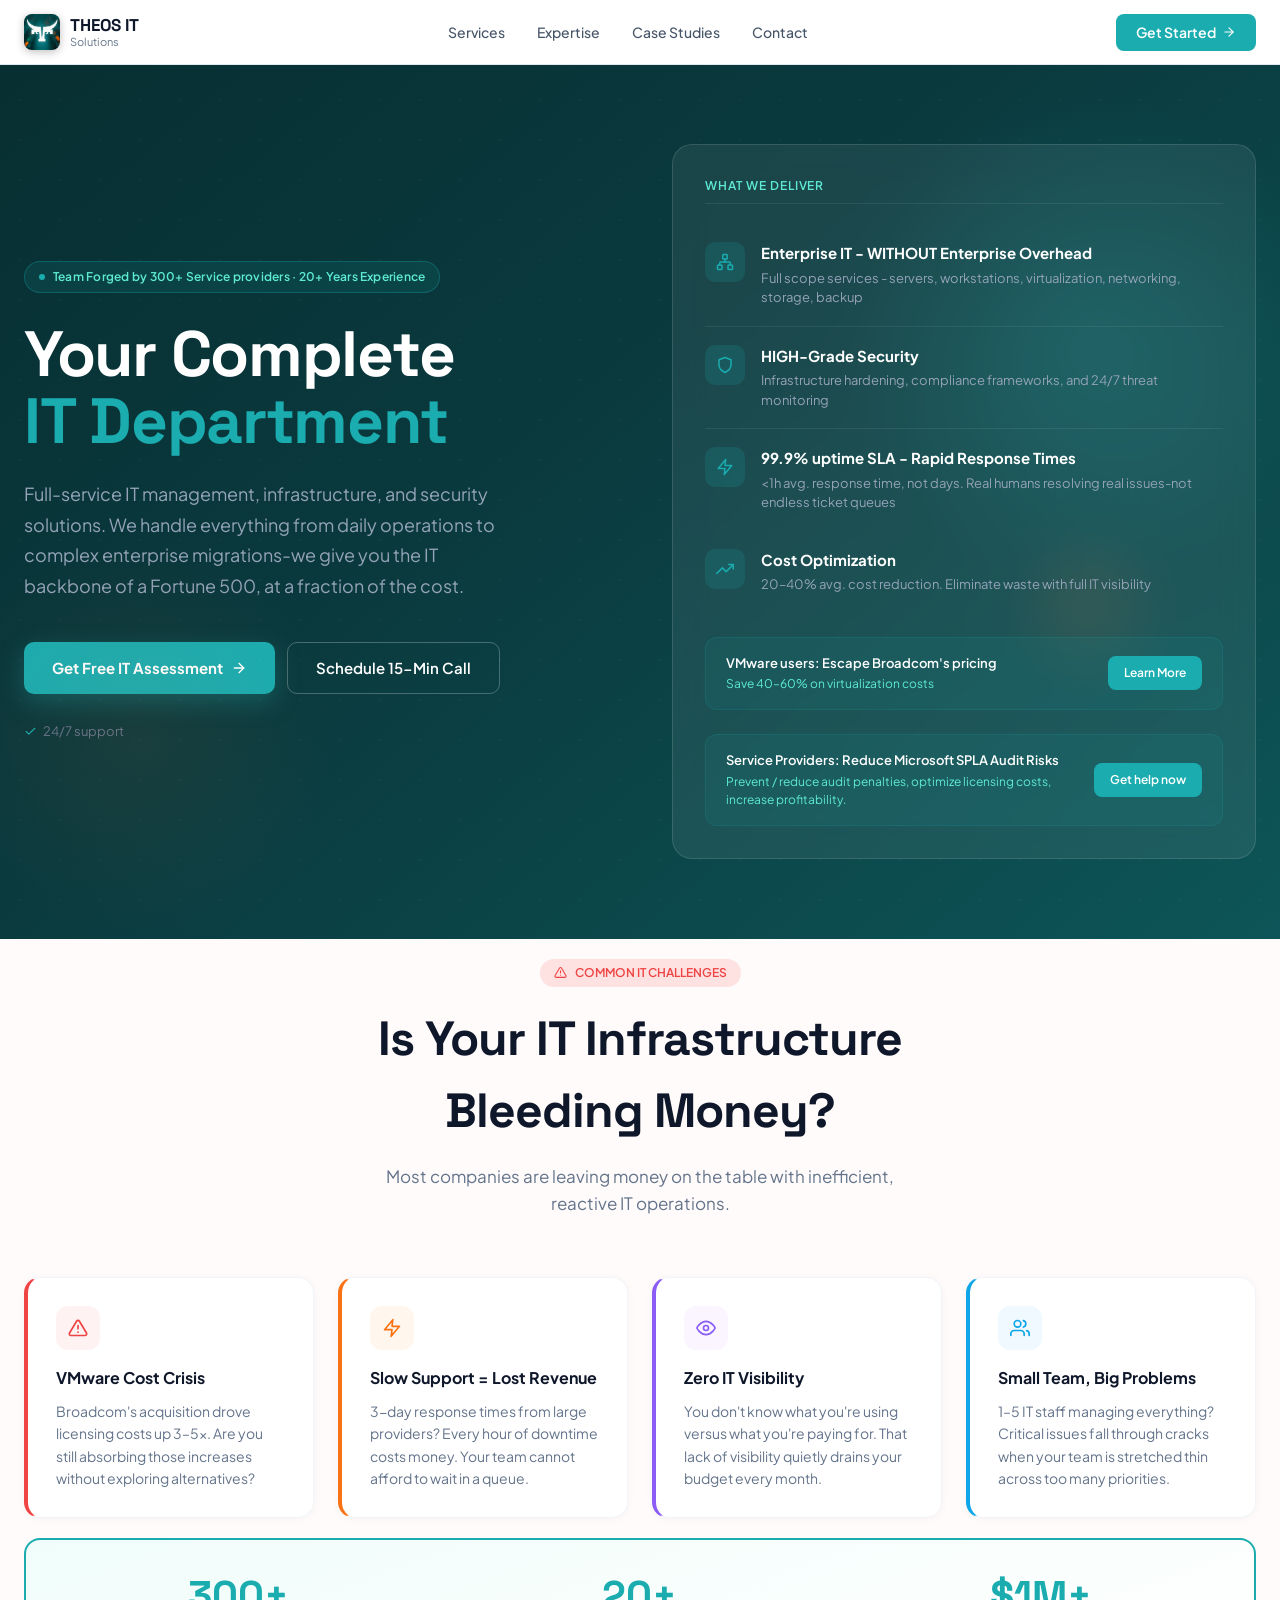
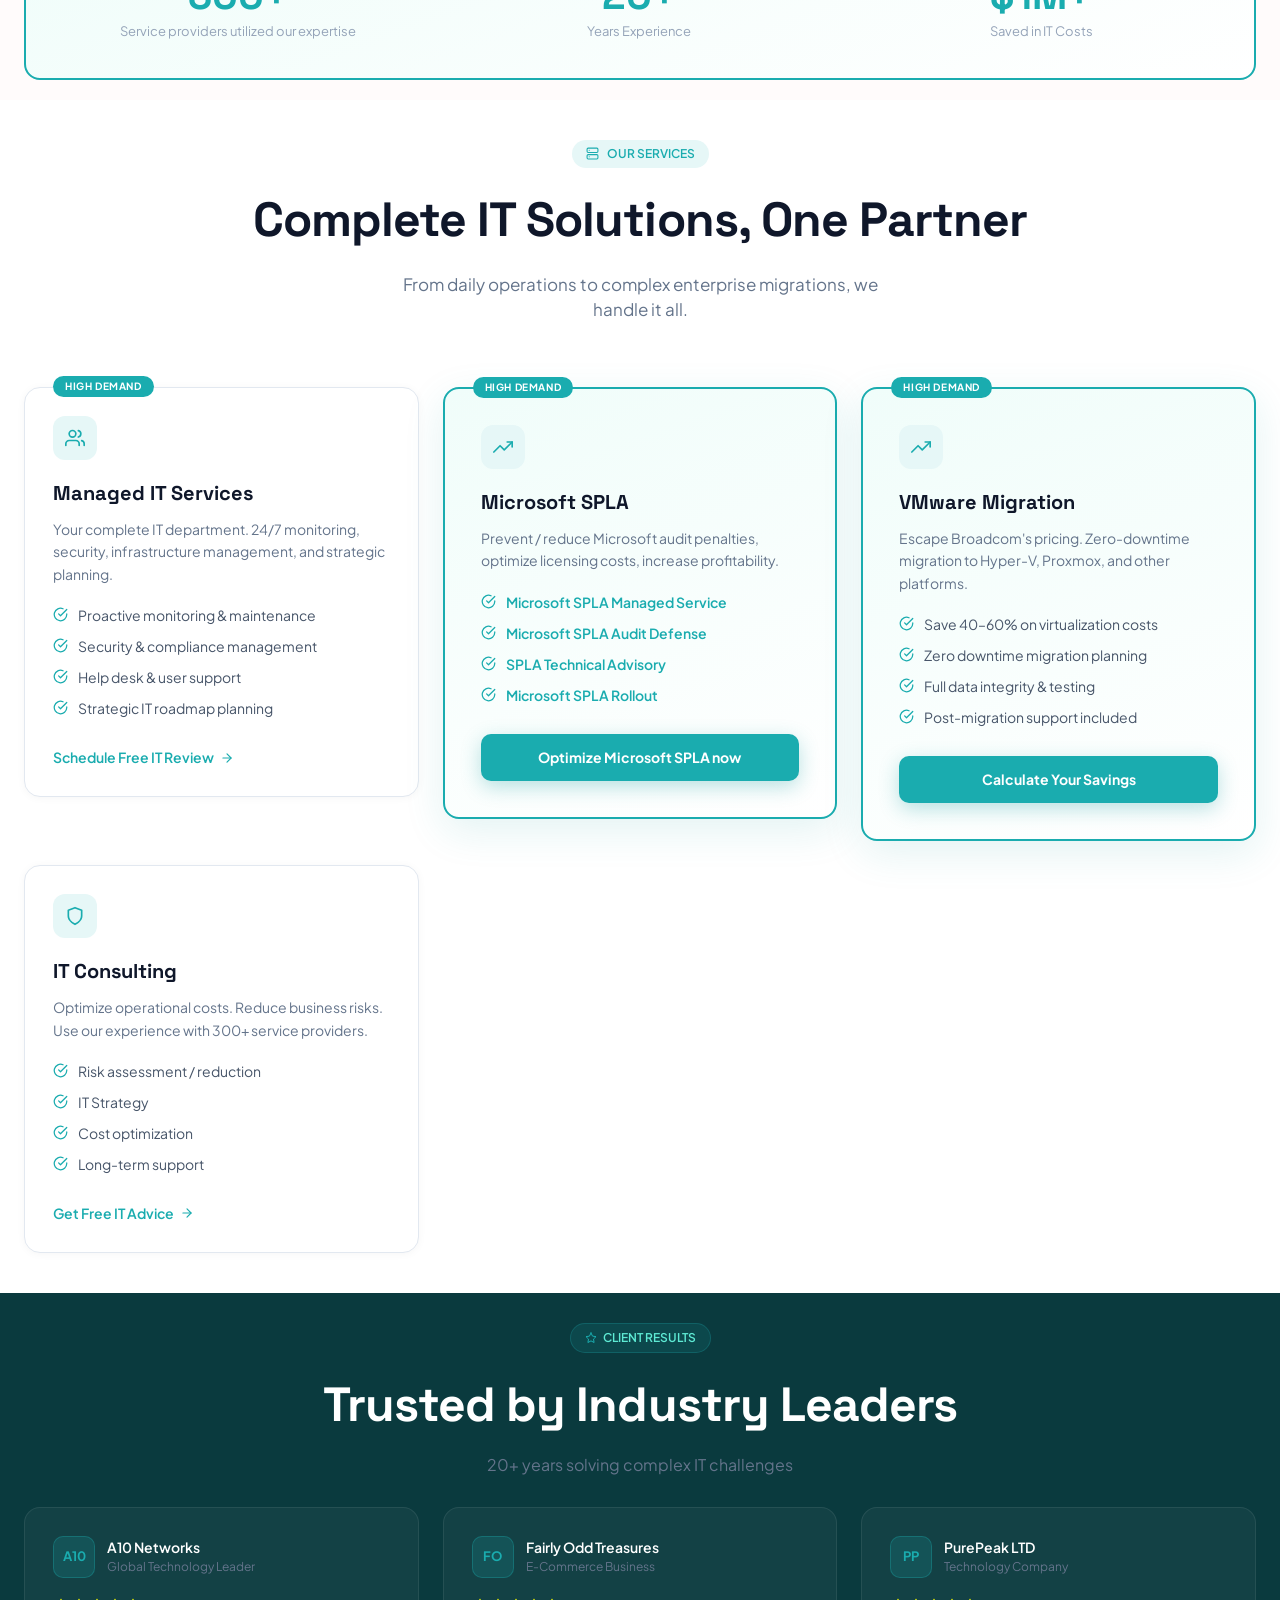
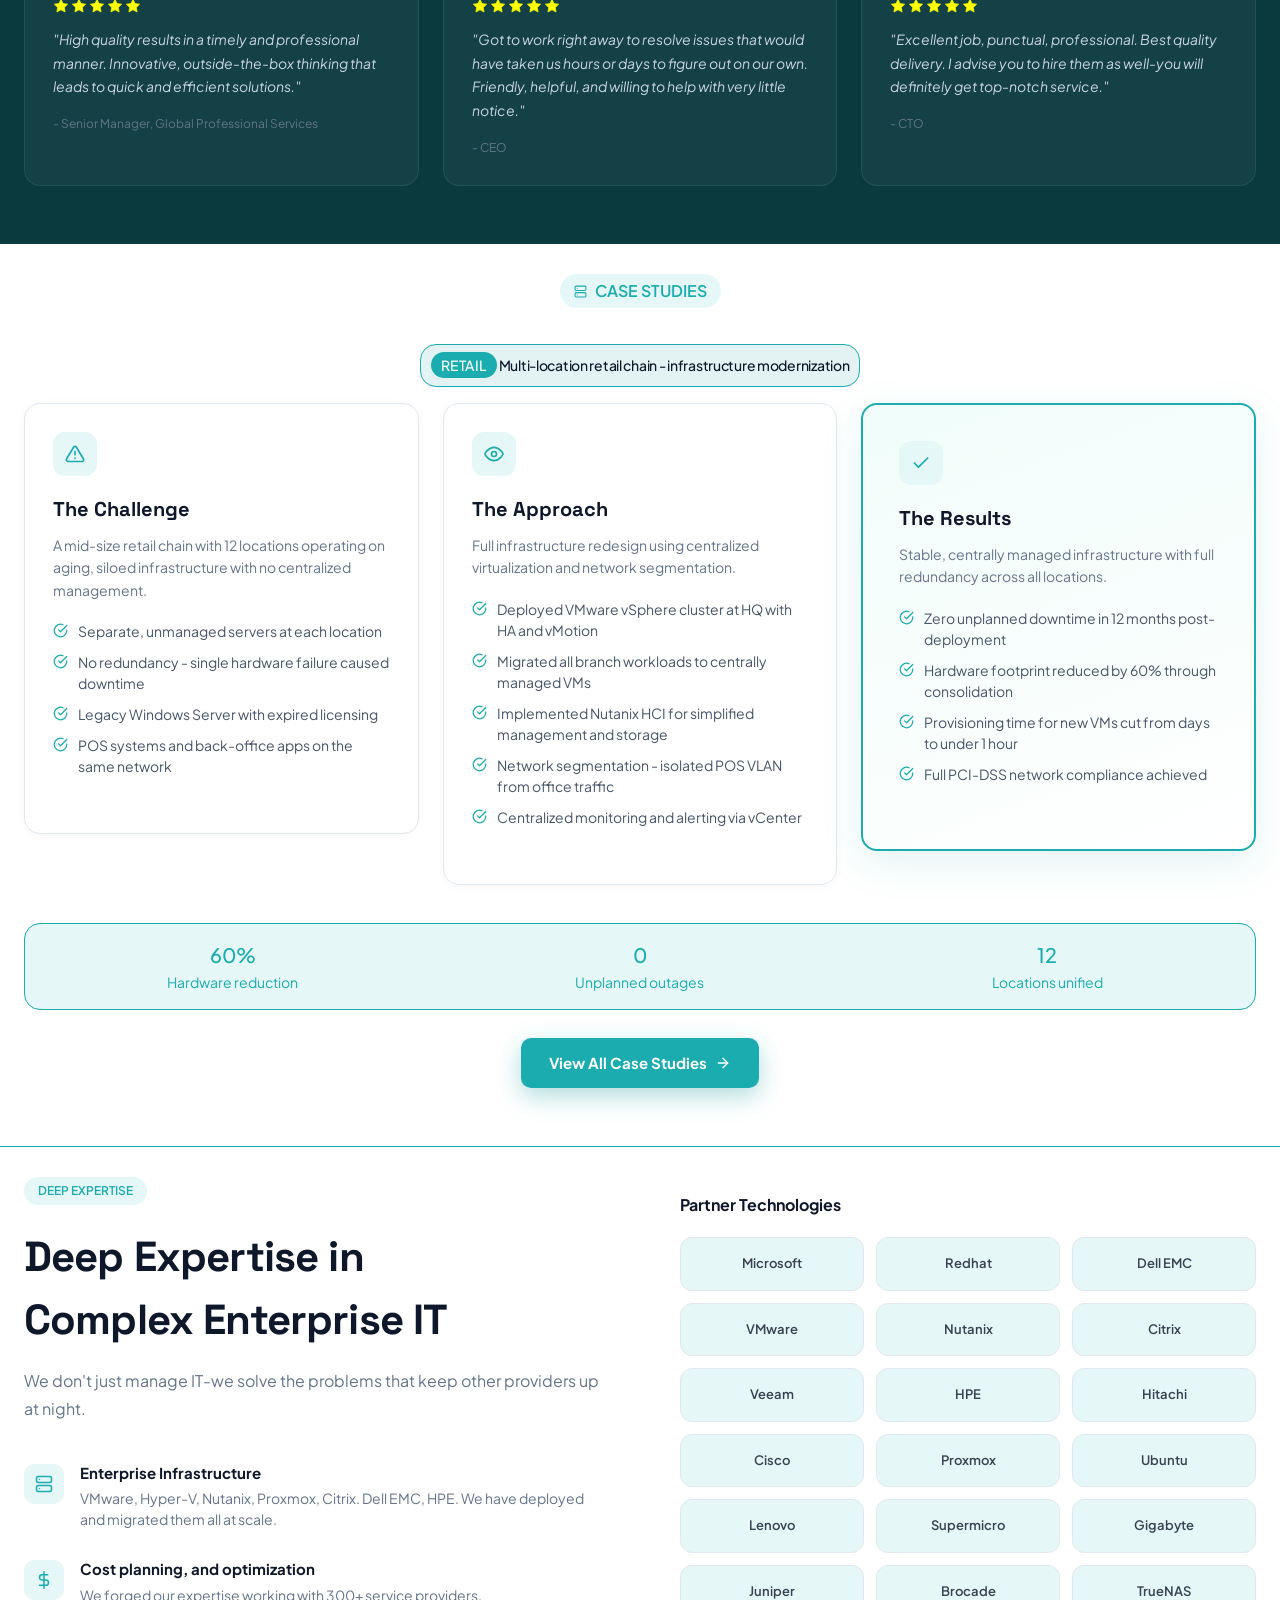
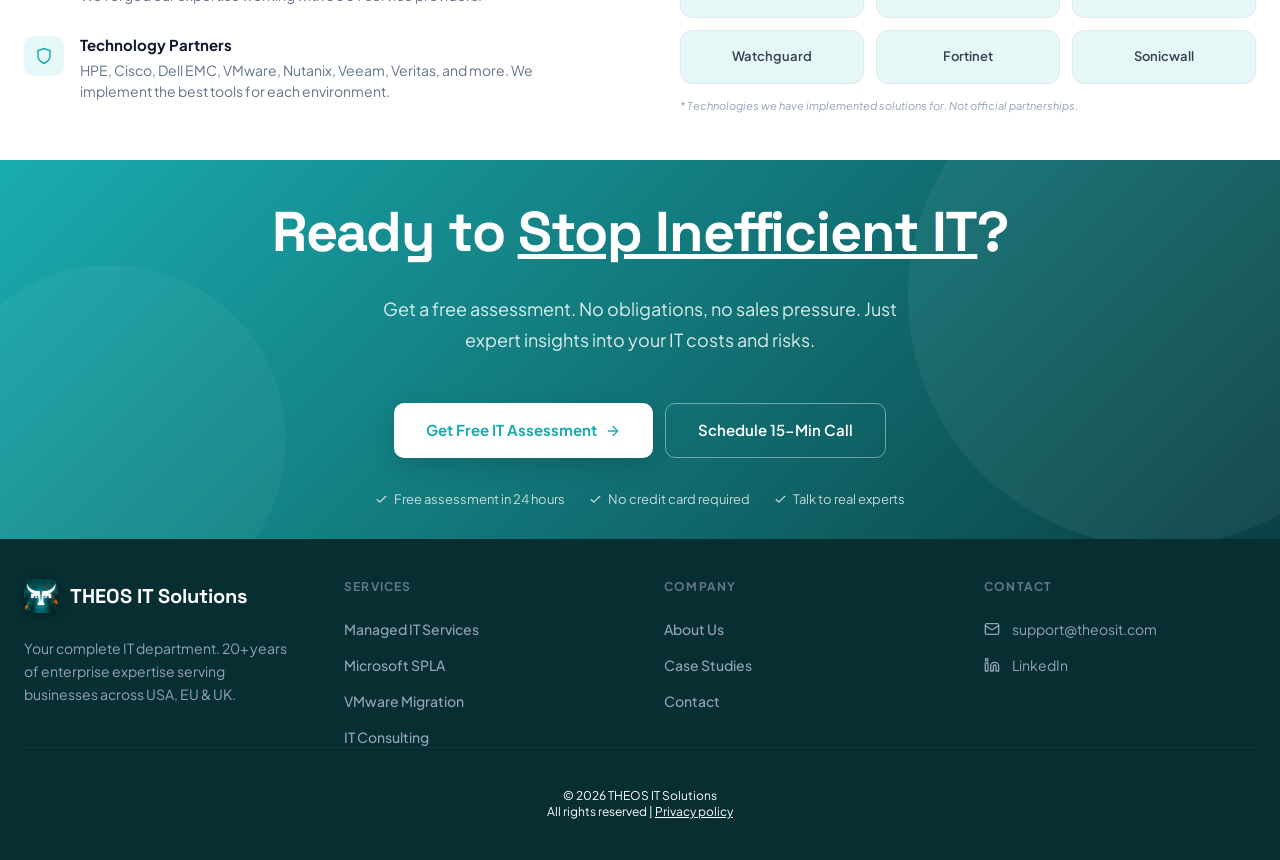
<file: index.html>
<!DOCTYPE html>
<html lang="en">
  <head>
    <meta charset="UTF-8" />
    <meta name="viewport" content="width=device-width, initial-scale=1.0" />
    <title>THEOS IT Solutions - Managed IT Services | Microsoft SPLA | VMware Migration | IT Consulting</title>
    <meta name="description" content="THEOS IT Solutions provides hiqh quality Managed IT Services, Microsoft SPLA License Management, Managed IT Infrastructure, VMWare Migrations, and IT Consulting.">

      <script type="module" crossorigin src="/assets/main-Bim4WreE.js"></script>
      <link rel="modulepreload" crossorigin href="/assets/tailwindcss-f8BarAMy.js">
      <link rel="stylesheet" crossorigin href="/assets/tailwindcss-DubqBxiW.css">
    </head>
    <body>
      <div id="root"></div>

      <!-- Analytics -->
    <!-- Google tag (gtag.js) -->
    <script async src="https://www.googletagmanager.com/gtag/js?id=G-J3DT580KQK"></script>
    <script>
      window.dataLayer = window.dataLayer || [];
      function gtag(){dataLayer.push(arguments);}
      gtag('js', new Date());

      gtag('config', 'G-J3DT580KQK');
    </script>
    <!-- /Analytics -->

  </body>
</html>
</file>
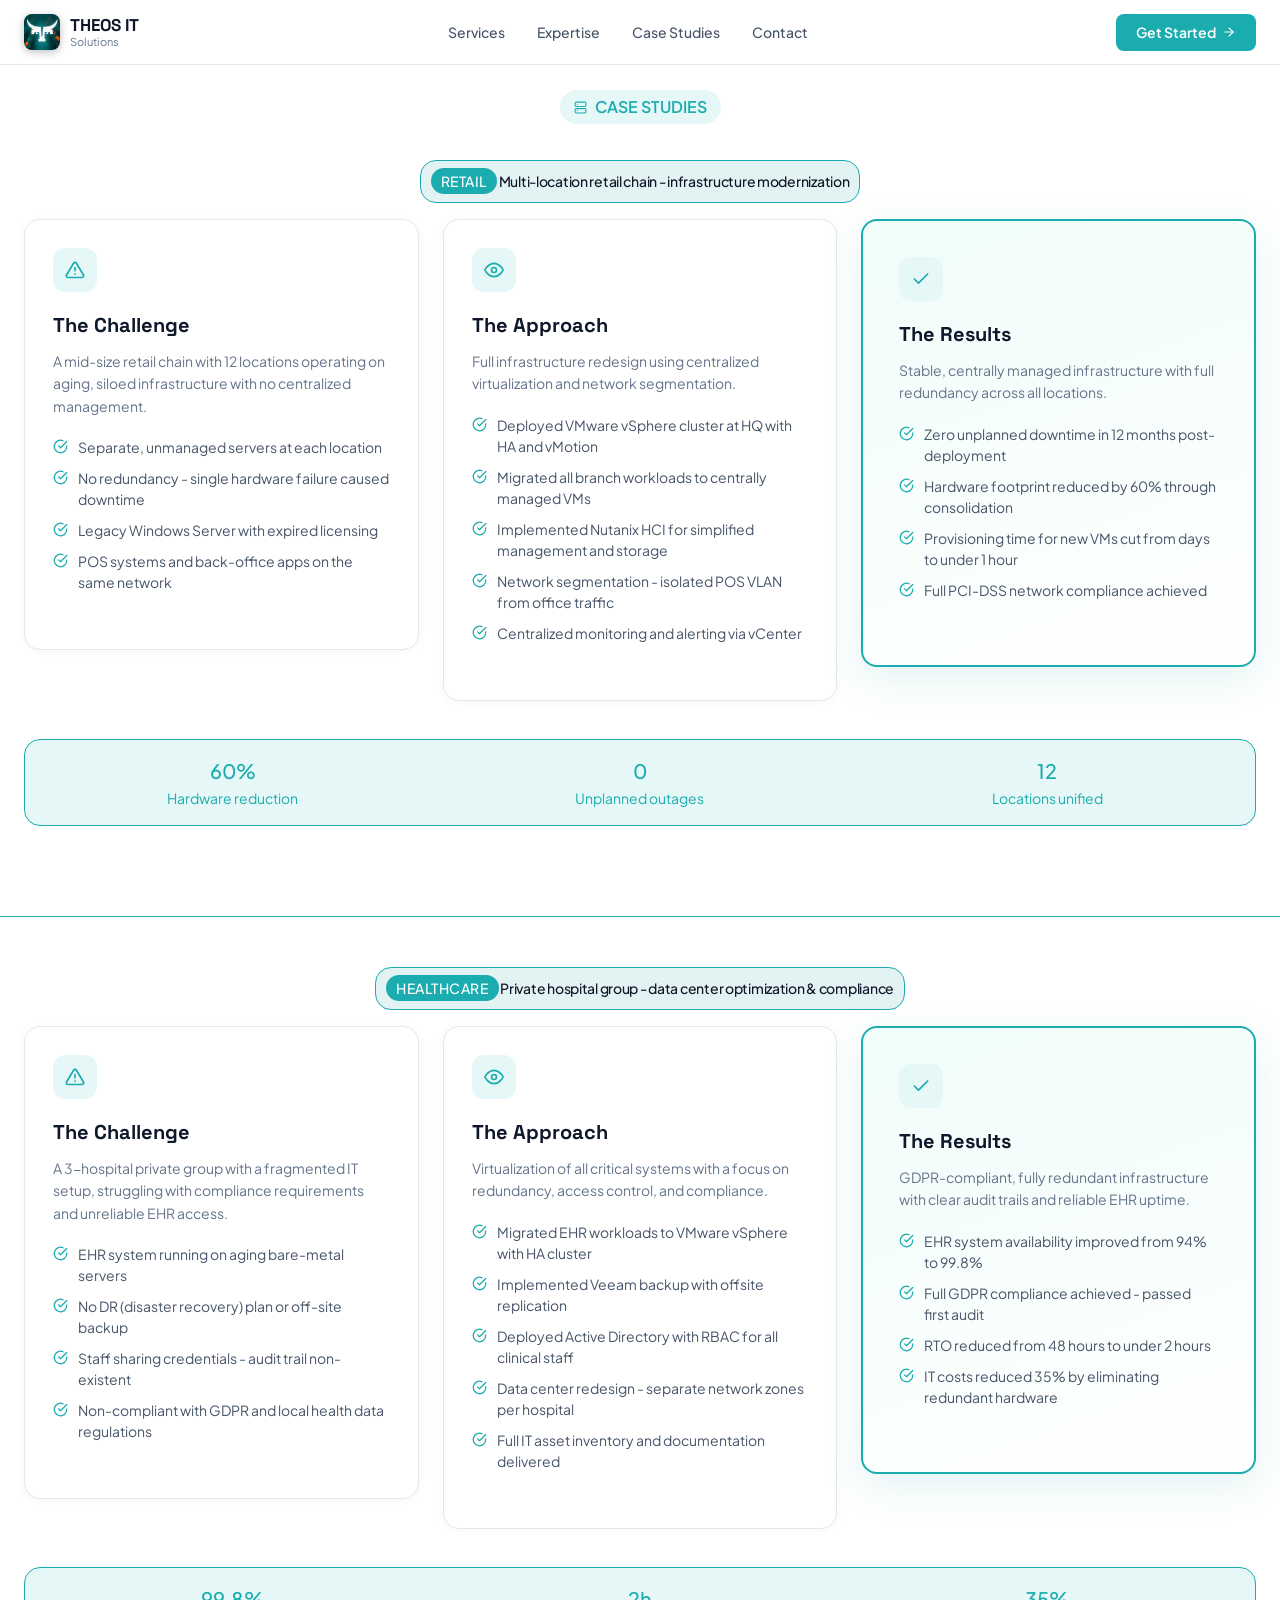
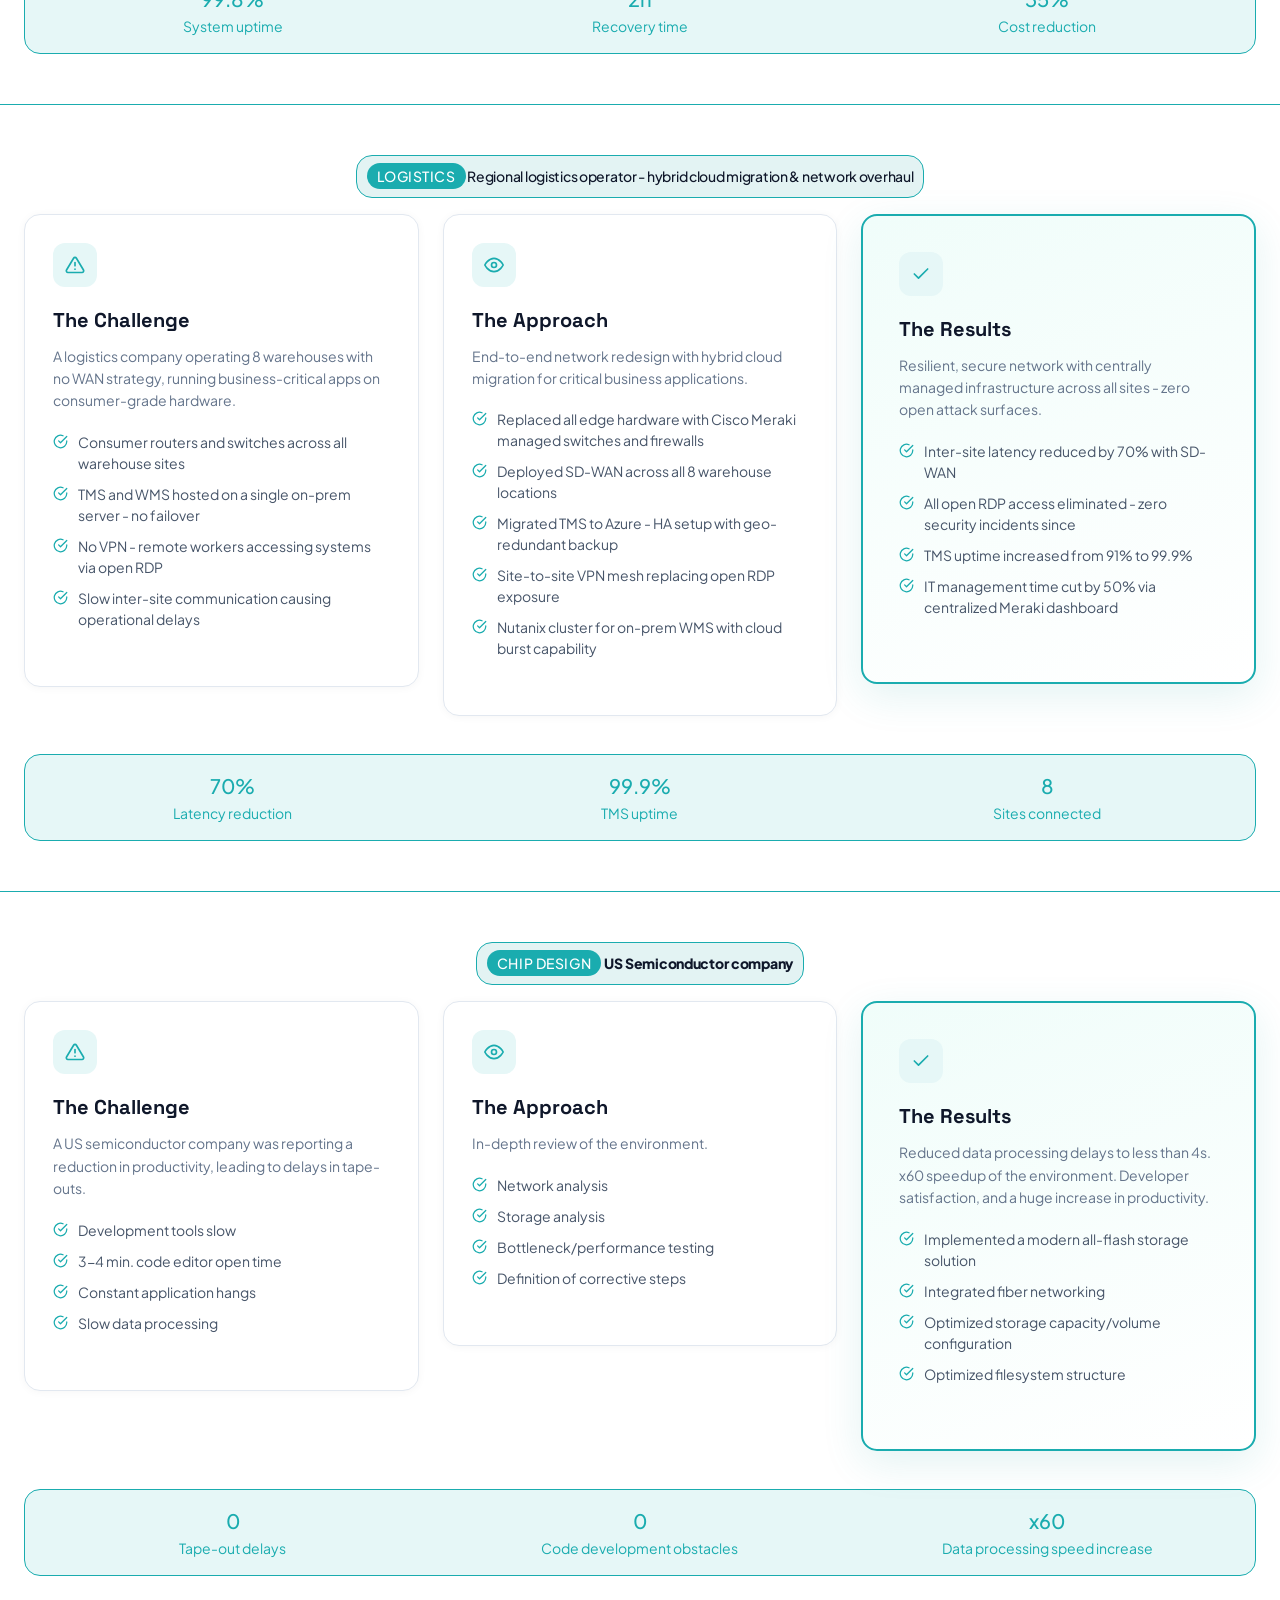
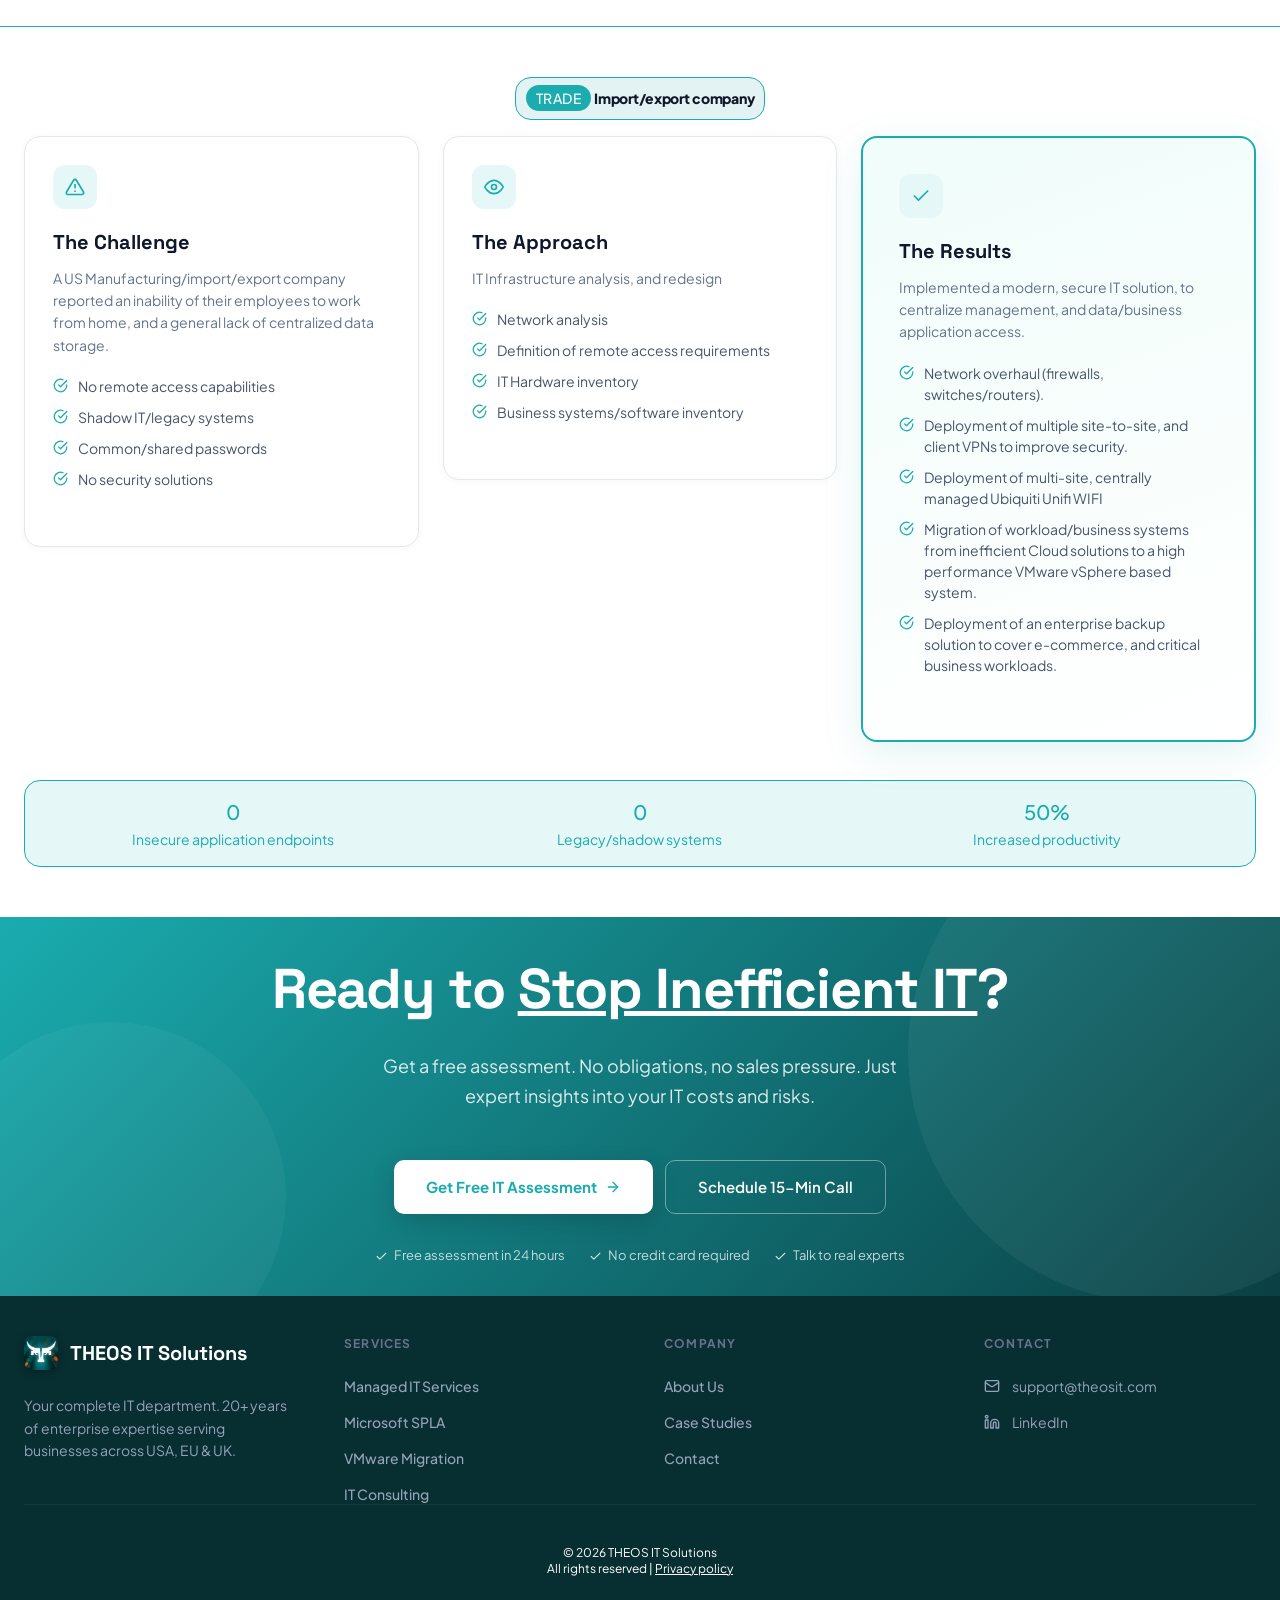
<file: cases.html>
<!DOCTYPE html>
<html lang="en">
  <head>
    <meta charset="UTF-8" />
    <meta name="viewport" content="width=device-width, initial-scale=1.0" />
    <title>THEOS IT Solutions - Case Studies</title>

    <script type="module" crossorigin src="/assets/cases-BwbQbHlc.js"></script>
    <link rel="modulepreload" crossorigin href="/assets/tailwindcss-f8BarAMy.js">
    <link rel="stylesheet" crossorigin href="/assets/tailwindcss-DubqBxiW.css">
  </head>
  <body>
    <div id="root"></div>

    <!-- Analytics -->
    <!-- Google tag (gtag.js) -->
    <script async src="https://www.googletagmanager.com/gtag/js?id=G-J3DT580KQK"></script>
    <script>
      window.dataLayer = window.dataLayer || [];
      function gtag(){dataLayer.push(arguments);}
      gtag('js', new Date());

      gtag('config', 'G-J3DT580KQK');
    </script>
    <!-- /Analytics -->

  </body>
</html>
</file>
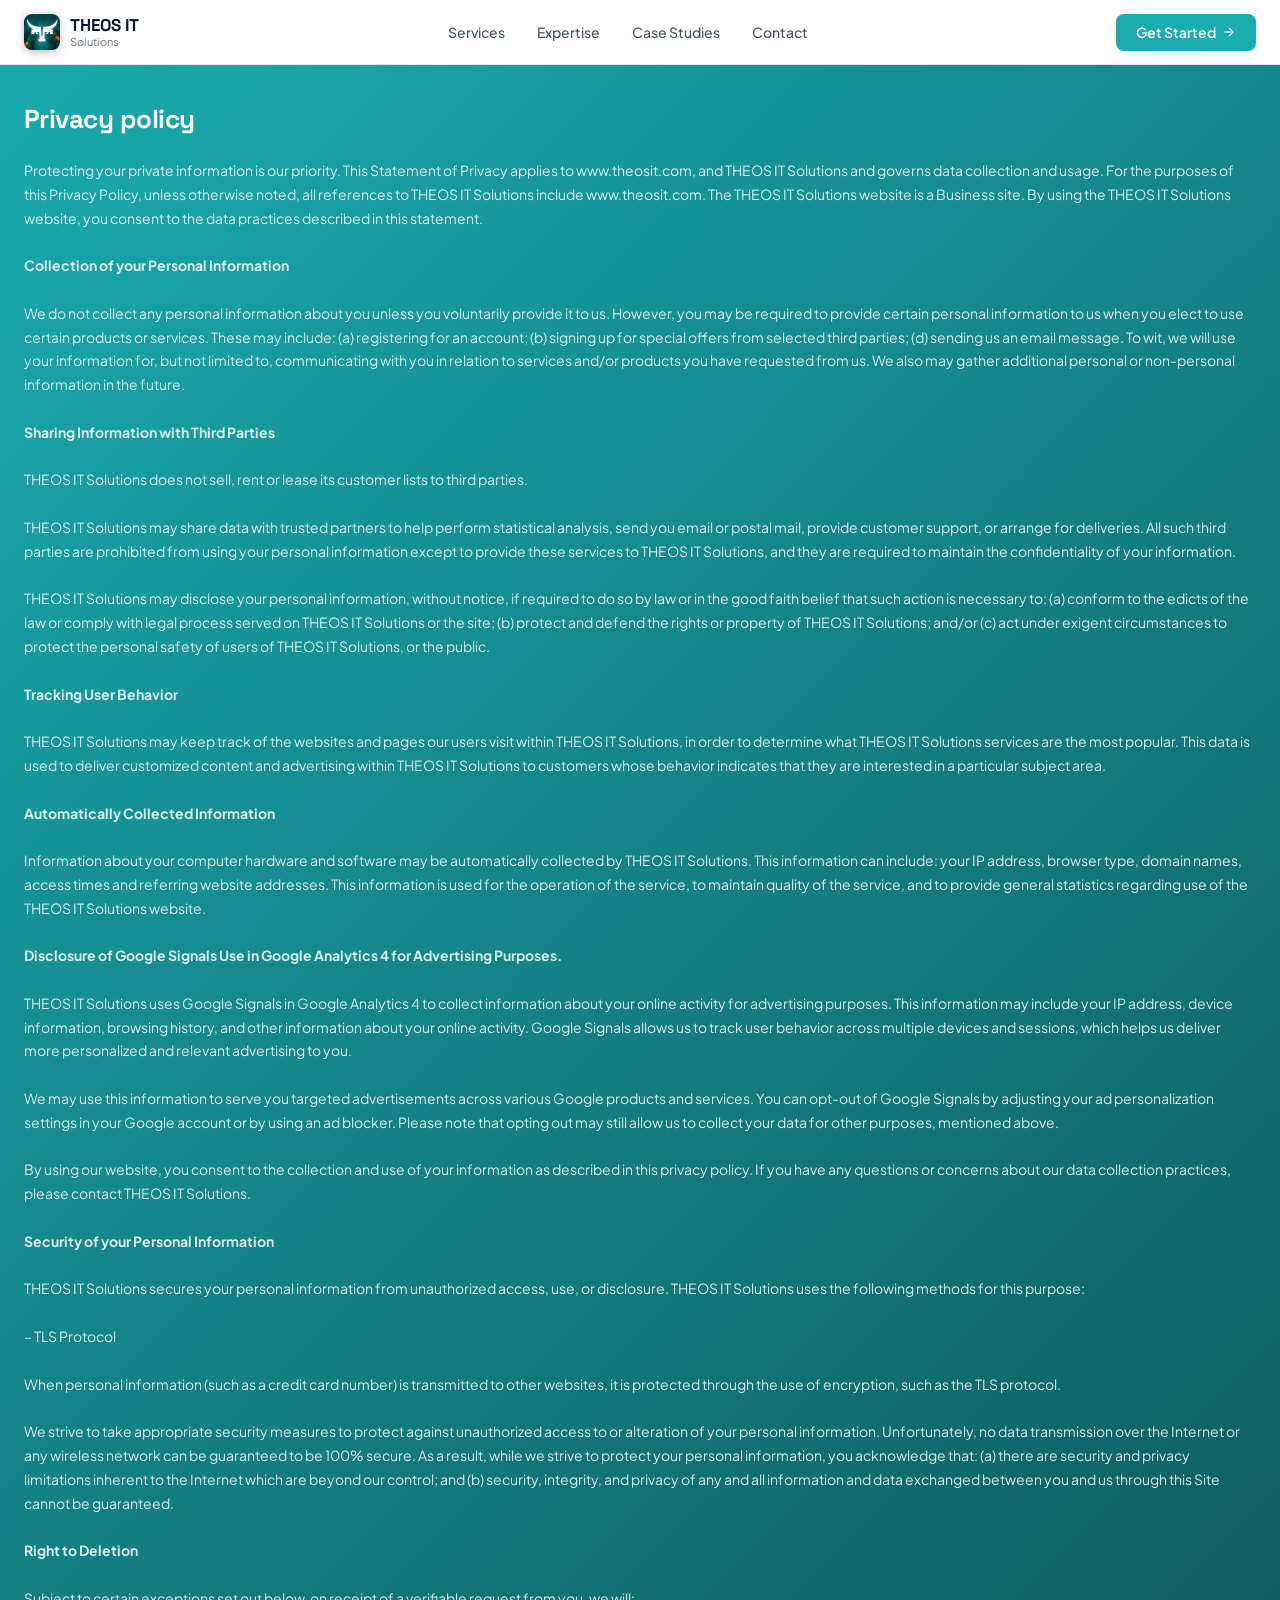
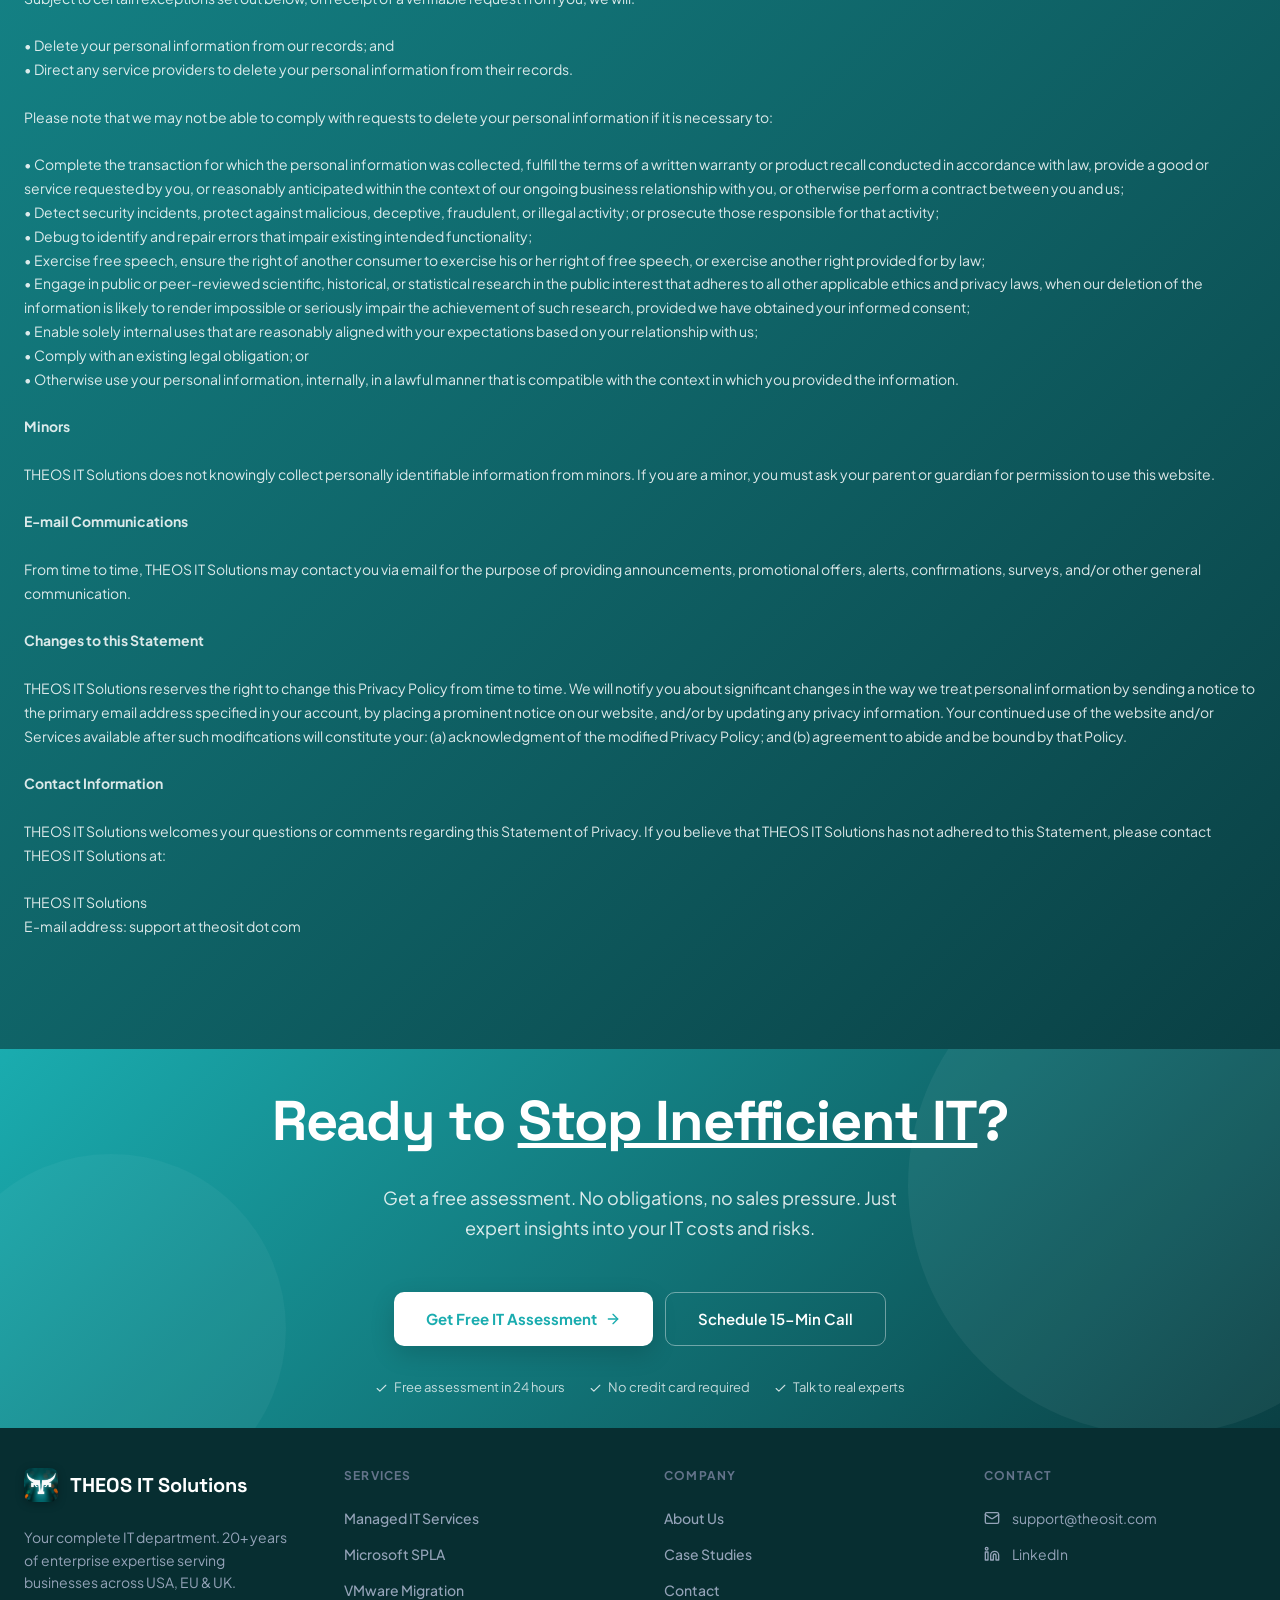
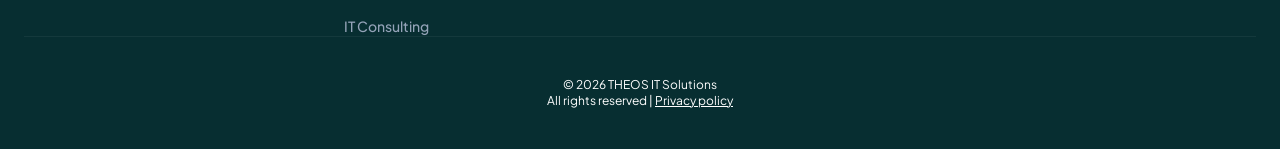
<file: privacy.html>
<!DOCTYPE html>
<html lang="en">
  <head>
    <meta charset="UTF-8" />
    <meta name="viewport" content="width=device-width, initial-scale=1.0" />
    <title>THEOS IT Solutions - Privacy policy</title>

    <script type="module" crossorigin src="/assets/privacy-Cj7nnolI.js"></script>
    <link rel="modulepreload" crossorigin href="/assets/tailwindcss-f8BarAMy.js">
    <link rel="stylesheet" crossorigin href="/assets/tailwindcss-DubqBxiW.css">
  </head>
  <body>
    <div id="root"></div>

    <!-- Analytics -->
    <!-- Google tag (gtag.js) -->
    <script async src="https://www.googletagmanager.com/gtag/js?id=G-J3DT580KQK"></script>
    <script>
      window.dataLayer = window.dataLayer || [];
      function gtag(){dataLayer.push(arguments);}
      gtag('js', new Date());

      gtag('config', 'G-J3DT580KQK');
    </script>
    <!-- /Analytics -->

  </body>
</html>
</file>
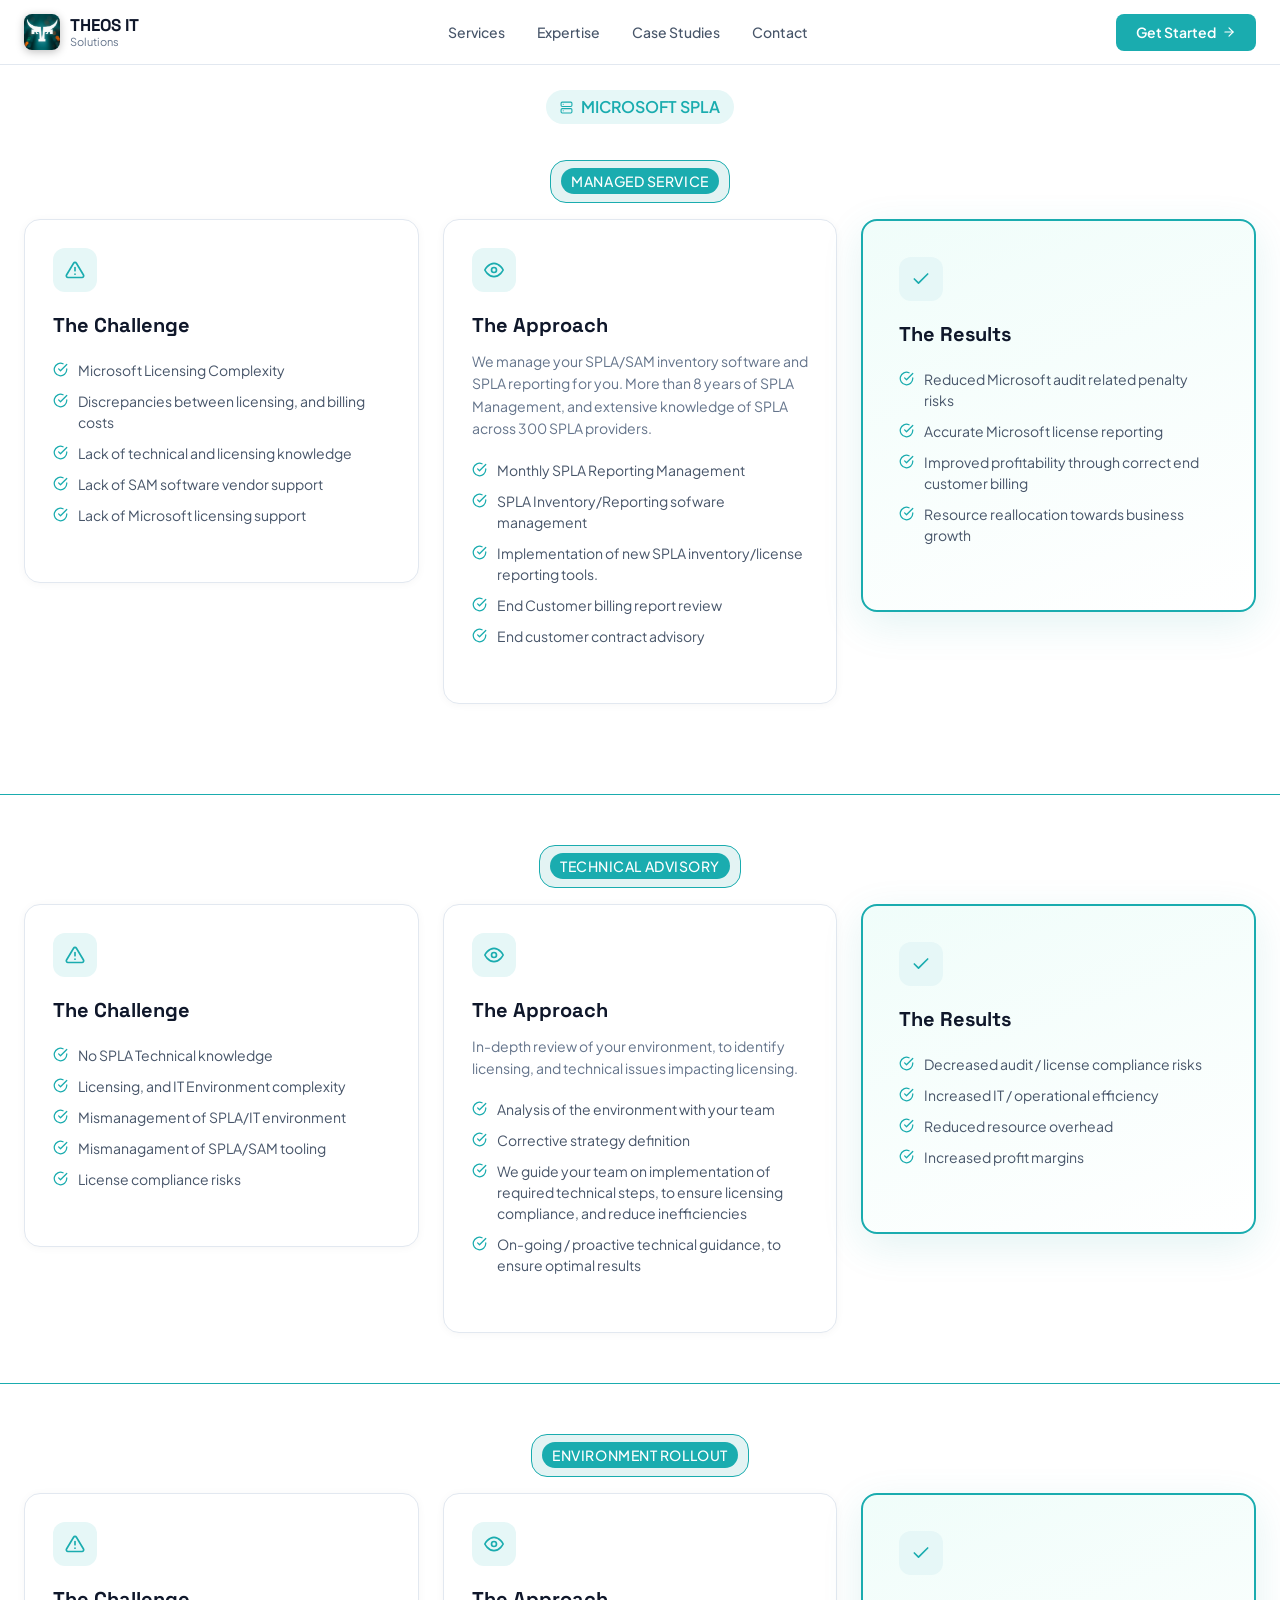
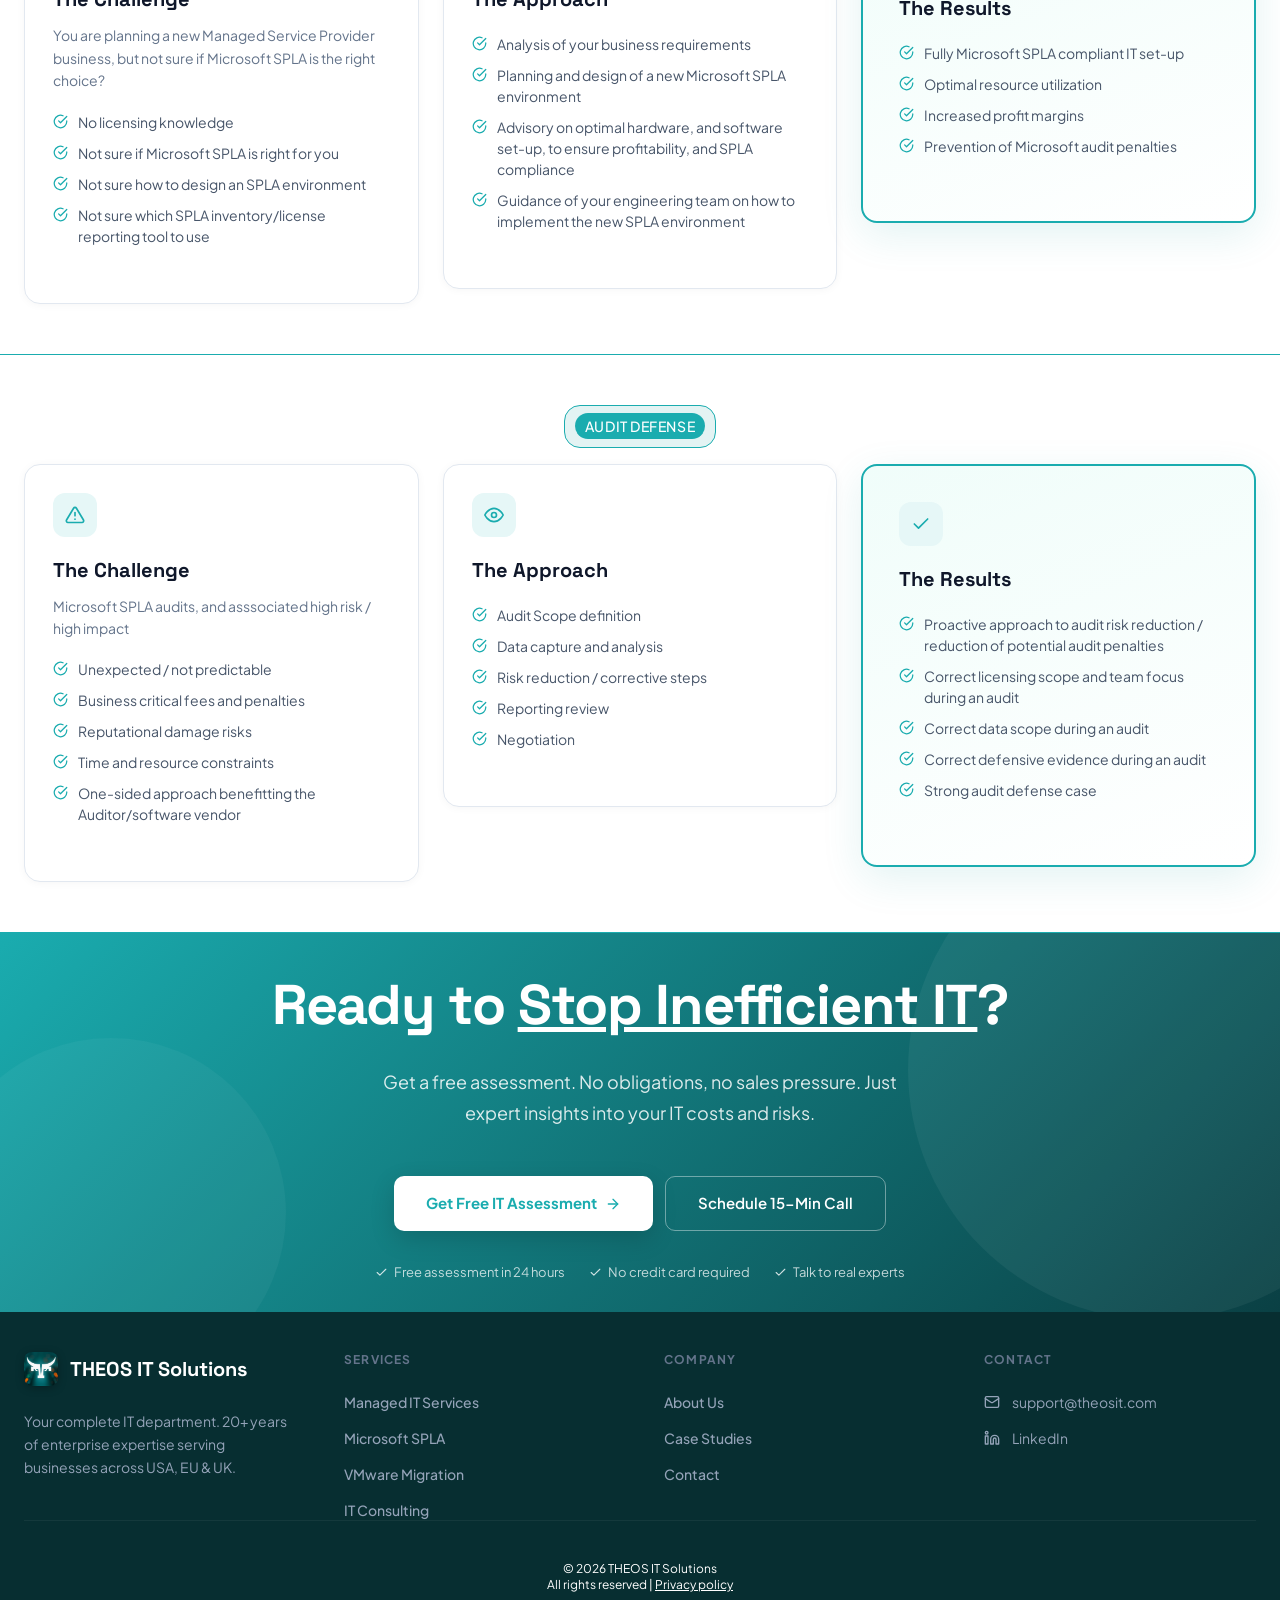
<file: spla.html>
<!DOCTYPE html>
<html lang="en">
<head>
    <meta charset="UTF-8" />
    <meta name="viewport" content="width=device-width, initial-scale=1.0" />
    <title>THEOS IT Solutions - Microsoft SPLA Managed Service, Microsoft SPLA Technical Advisory, Microsoft SPLA License Consulting, Microsoft SPLA Audit Defense</title>

  <script type="module" crossorigin src="/assets/spla-GC_q6N6t.js"></script>
  <link rel="modulepreload" crossorigin href="/assets/tailwindcss-f8BarAMy.js">
  <link rel="stylesheet" crossorigin href="/assets/tailwindcss-DubqBxiW.css">
</head>
<body>
<div id="root"></div>

<!-- Analytics -->
<!-- Google tag (gtag.js) -->
<script async src="https://www.googletagmanager.com/gtag/js?id=G-J3DT580KQK"></script>
<script>
    window.dataLayer = window.dataLayer || [];
    function gtag(){dataLayer.push(arguments);}
    gtag('js', new Date());

    gtag('config', 'G-J3DT580KQK');
</script>
<!-- /Analytics -->

</body>
</html>
</file>
<file: assets/tailwindcss-DubqBxiW.css>
@import "https://fonts.googleapis.com/css2?family=Plus+Jakarta+Sans:wght@400;500;600;700&family=Space+Grotesk:wght@500;600;700&display=swap";@tailwind base;@tailwind components;@tailwind utilities;*{box-sizing:border-box;margin:0;padding:0}html{scroll-behavior:smooth}body{font-family:Plus Jakarta Sans,sans-serif}.font-display{font-family:Space Grotesk,sans-serif}.teal-gradient{background:linear-gradient(135deg,#1aacaf 0%,#0a4044 100%)}.hero-gradient{background:linear-gradient(140deg,#072e31 0%,#0a3a3e 45%,#0d5558 100%)}.glass{-webkit-backdrop-filter:blur(16px);backdrop-filter:blur(16px);background:#ffffff12;border:1px solid #ffffff1f}.card-hover{transition:transform .2s,box-shadow .2s}.card-hover:hover{transform:translateY(-4px);box-shadow:0 20px 40px #0000001f}.btn-scale{transition:transform .15s,box-shadow .15s}.btn-scale:hover{transform:scale(1.03)}.btn-scale:active{transform:scale(.98)}.nav-link{position:relative}.nav-link:after{content:"";background:#1aacaf;width:0;height:2px;transition:width .2s;position:absolute;bottom:-2px;left:0}.nav-link:hover:after{width:100%}.badge-pulse{animation:3s ease-in-out infinite badgePulse}@keyframes badgePulse{0%,to{opacity:1}50%{opacity:.7}}.tech-badge{transition:all .2s}.tech-badge:hover{color:#1aacaf;background:#e4f7f7;border-color:#1aacaf;transform:scale(1.05)}.stat-num{font-family:Space Grotesk,sans-serif}.problem-card{border-left:4px solid #ef4444}.scrolled-nav{box-shadow:0 2px 24px #00000014}.featured-card{position:relative;overflow:visible}.featured-card:before{content:"";z-index:-1;background:linear-gradient(135deg,#1aacaf,#0a4044);border-radius:18px;position:absolute;inset:-2px}@media (width<=768px){.mobile-menu{display:none}.mobile-menu.open{z-index:999;background:#fff;flex-direction:column;gap:1rem;padding:1.5rem;display:flex;position:fixed;top:64px;left:0;right:0;box-shadow:0 8px 24px #0000001f}}.cs-industry-badge{letter-spacing:.04em;text-transform:uppercase;border-radius:100px;padding:4px 10px;font-size:clamp(14px,1vw,24px);font-weight:500}.badge-retail,.badge-health,.badge-logistics,.badge-chip{color:#fff;background:#1aacaf}.cs-stats{color:#1aacaf;background:#e6f7f7;border:.5px solid;border-radius:16px;grid-template-columns:repeat(3,1fr);gap:8px;margin-top:38px;padding:16px 8px;display:grid}.cs-stat{text-align:center}.cs-stat-num{color:#1aacaf;font-size:20px;font-weight:500}.cs-stat-label{color:#1aacaf;margin-top:2px;font-size:14px}.cs-border{text-align:center;background:#1b9b9e1f;border:.5px solid #1aacaf;border-radius:16px;padding:10px;display:inline-block}
</file>
